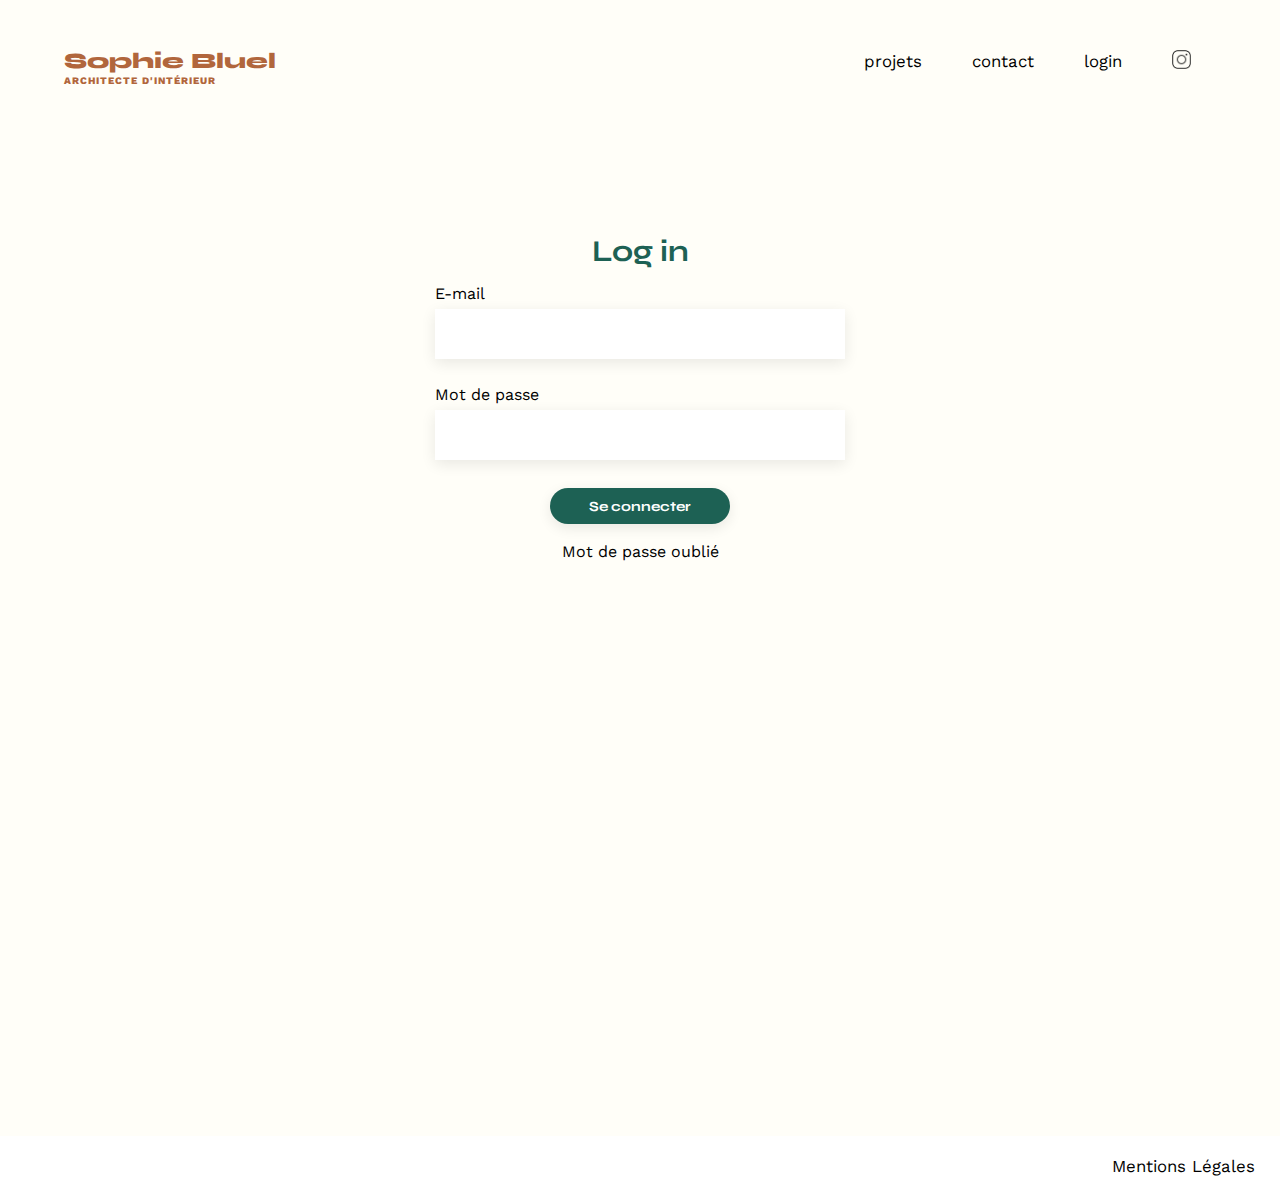
<file: FrontEnd/login.html>
<!DOCTYPE html>
<html lang="fr">
  <head>
    <meta charset="UTF-8" />
    <title>Sophie Bluel - Architecte d'intérieur</title>
    <meta name="viewport" content="width=device-width, initial-scale=1.0" />
    <link rel="preconnect" href="https://fonts.googleapis.com" />
    <link rel="preconnect" href="https://fonts.gstatic.com" crossorigin />
    <link
      href="https://fonts.googleapis.com/css2?family=Syne:wght@700;800&family=Work+Sans&display=swap"
      rel="stylesheet"
    />
    <meta name="description" content="" />
    <link rel="stylesheet" href="./assets/style.css" />

</head>
<body>
    <header>
        <a href="./index.html"
        ><h1>Sophie Bluel <span>ARCHITECTE D'INTÉRIEUR</span></h1></a
      >
        <nav>
            <ul>
                <li><a href="./index.html #portfolio">projets</a></li>
                <li><a href="./index.html #contact">contact</a></li>
                <li><a href="">login</a></li>
                <li><img src="./assets/icons/instagram.png" alt="Instagram" /></li>
            </ul>
        </nav>
    </header>
    <main id="main-login">
        <section id="login">
            <h2>Log in</h2>
            <form action="#" method="post">
                <label for="email">E-mail</label>
                <input type="email" name="email" id="email" required />
                <label for="password">Mot de passe</label>
                <input type="password" name="password" id="password" required ></input>

                <div class="error-message">
                    <p>Vérifiez les informations de connexion</p>
                    <br />
                </div>
                <input class="btn-vert" type="submit" value="Se connecter" />
                <a href="">Mot de passe oublié</a>


                
            </form>
        </section>
    </main>
    
    <footer>
        <nav>
            <ul>
                <li>Mentions Légales</li>
            </ul>
        </nav>
    </footer>
    <script src="login.js"></script>
</body>
</html>
</file>
<file: FrontEnd/assets/style.css>
/* http://meyerweb.com/eric/tools/css/reset/
   v2.0 | 20110126
   License: none (public domain)
*/

html, body, div, span, applet, object, iframe,
h1, h2, h3, h4, h5, h6, p, blockquote, pre,
a, abbr, acronym, address, big, cite, code,
del, dfn, em, img, ins, kbd, q, s, samp,
small, strike, strong, sub, sup, tt, var,
b, u, i, center,
dl, dt, dd, ol, ul, li,
fieldset, form, label, legend,
table, caption, tbody, tfoot, thead, tr, th, td,
article, aside, canvas, details, embed,
figure, figcaption, footer, header, hgroup,
menu, nav, output, ruby, section, summary,
time, mark, audio, video {
	margin: 0;
	padding: 0;
	border: 0;
	font-size: 100%;
	font: inherit;
	vertical-align: baseline;
}
/* HTML5 display-role reset for older browsers */
article, aside, details, figcaption, figure,
footer, header, hgroup, menu, nav, section {
	display: block;
}
body {
	line-height: 1;
	background-color: #FFFEF8;
}

ol, ul {
	list-style: none;
}
blockquote, q {
	quotes: none;
}
blockquote:before, blockquote:after,
q:before, q:after {
	content: '';
	content: none;
}
table {
	border-collapse: collapse;
	border-spacing: 0;
}

* {
	box-sizing: border-box;
}
/** end reset css**/
body {
	max-width: 1440px;
	margin: auto;
	font-family: 'Work Sans' ;
	font-size: 14px;
}

header {
	display: flex;
	justify-content: space-between;
	margin: 50px auto;
	width: 90%;
}

main {
	width: 80%;
	margin: auto;
}

section {
	margin: 50px 0;
}

h1{
	display: flex;
	flex-direction: column;
	font-family: 'Syne';
	font-size: 22px;
	font-weight: 800;
	color: #B1663C
}

h1 > span {
	font-family: 'Work Sans';
	font-size:10px;
	letter-spacing: 0.1em;
	margin-top: 4px;
}

h2{
	font-family: 'Syne';
	font-weight: 700;
	font-size: 30px;
	color: #1D6154
}

nav ul {
	display: flex;
	align-items: center;
	list-style-type: none;	
}

nav li {
	padding: 0 25px;
	font-size: 1.2em;
}

a {
	text-decoration: none;
	color: black;
}

nav li a:active {
	color: black;
	font-weight: bold;
}

nav img {
	width: 19px;
}

#bandeau {
	display: flex;
	flex-direction: row;
	background-color: black;
	height: 59px;
	width: 100%;
	color: white;
	justify-content: center;
	align-items: center;
	margin: 0;
}

.button-blanc {	
	font-family: 'Work Sans';
	font-style: normal;
	font-weight: 500;
	font-size: 14px;
	line-height: 16px;
	text-align: center;
	color: black;
	background-color: white;
	padding: 9px 20px;
	border-radius: 20px;
	margin: 10px;
	border: none;
	cursor: pointer;
}

#introduction {
	display: flex;
	align-items: center;
	margin: 120px auto;
	justify-content: center;
}

#introduction figure {
	display: flex;
	flex-direction: column;
	width: 40%;
	margin-right: 70px;
}

#introduction h2 {
	margin-bottom: 1em;
}

#introduction p {
	margin-bottom: 0.5em;
	font-size: 14px;
	width: 404px;
	line-height: 16.42px;
}


#portfolio > div:first-child {
	display: flex;
	flex-direction: row;
	align-items: center;
    justify-content: center;
    gap: 0 20px;
    margin: 10px 0;
}

#portfolio h2 {
	text-align: center;
	order: 2;
}
#portfolio .modifier {
	order: 3;
}

.gallery {
	width: 100%;
	display: grid;
	grid-template-columns: 1fr 1fr 1fr;
	grid-column-gap: 20px;
	grid-row-gap: 20px;
}

.gallery img {
	width: 100%;

}

#filtres {
	display: flex;
	flex-direction: row;
	justify-content: center;
	margin: 3em auto;
	flex-wrap: wrap;
}

#filtres button {
	font-family: 'Syne';
	font-style: normal;
	font-weight: 700;
	font-size: 16px;
	line-height: 19px;
	text-align: center;
	color: #1D6154;
	border: solid 2px #1D6154;
	padding: 9px 20px;
	border-radius: 20px;
	margin: 10px;
}

#filtres button:active {
	background-color: #1D6154;
	color: #FFFFFF;
}

#filtres button:hover {
	cursor: pointer;
}

figcaption {
	margin-top: 5px;
}

#contact, #login {
	width: 40%;
	margin: auto;
	font-size: 16px;
}
#contact > * {
	text-align: center;
}

#contact h2, #login h2, #login a{
	margin: 20px;
	text-align: center;
}
#contact form {
	text-align: left;
	margin: 35px 0 45px 0;
	display: flex;
	flex-direction: column;
}


input, textarea, select {
	border: none;
	margin: 0.5em 0 2em 0;
	box-shadow: 0px 4px 14px rgba(0, 0, 0, 0.09);	
	font-size: 1.2em;
}

#name, #email, #password, #title, #category  {
	height: 50px;
	font-family: 'work sans';
	color: #444444;
	font-size: 14px;
	padding: 15px;
}

.btn-vert {
	color: white;		
	background-color: #1D6154;
	font-family: 'Syne';
	font-weight: 700;
	font-size: 14px;
	height: 36px;
	min-width: 180px;
	border-radius: 60px ;
    border: none;
	margin : auto ;
}

.btn-vert:hover {
	background-color: #0E2F28;

}

#valid-form[disabled]{
	background-color: #A7A7A7;
}

.modal-wrapper .btn-vert {
	width: 237px;
	margin: 38px 0 23px 0;
}

footer {
	display: flex;
	background-color: white;
	width: 100%;
	margin: 0;
	height: 60px;
    justify-content: right;
}

footer nav ul {
	display: flex;
	justify-content: flex-end;
	height: 60px;	
}

#main-login {
	height:900px;
}

#login {
	margin-top: 150px;
}
#login form {
	display: flex;
	flex-direction: column;
	justify-items: center;
}

a:visited{
	color: black;
}

.modifier {
	display: flex;
	margin: 15px 0;
}

.fa-pen-to-square {
	margin-right: 7px;
}

.modal {
	position: fixed;
	display: flex;
	align-items: center;
	justify-content: center;
	top: 0;
	left: 0;
	width: 100%;
	height: 100%;
	background: rgba(0,0,0,0.8);
}

.modal-wrapper {
	overflow: auto;
	background-color: white;
    padding: 40px 90px;
	max-width: calc(100vh - 20px);
	max-height: calc(100vh - 20px);
	border-radius: 10px;
	display: flex;
	flex-direction: column;
	align-items: center;
}

.modal-wrapper h3 {
	font-family: 'Work Sans';
	font-size: 26px;
	font-weight: 400;
	line-height: 30px;
	letter-spacing: 0em;
	text-align: center;
}

.modal-wrapper a {
	font-family: Syne;
	font-size: 14px;
	font-weight: 400;
	color: #D65353;
	text-decoration: none;
} 

#galerie-modal {
	display: grid;
	grid-template-columns: 78px 78px 78px 78px 78px;
	gap: 10px;
    padding: 30px 0 55px 0;
	border-bottom: solid 1px #B3B3B3;
}

#galerie-modal figure {
	height: 125px;
}

#galerie-modal img {
	width: 78px;
}

#galerie-modal i {
	color: white;
	background-color: black;
	font-size: 9px;
	width: 17px;
	height: 17px;
	border-radius: 2px;
	text-align: center;
	padding: 4px;
	cursor: pointer;
}

.modal-wrapper .fa-xmark {
	color: black;
	font-size: 16px;
	position: relative;
	left: 270px;
	bottom: 10px;
	cursor: pointer;
}

.modal-wrapper .fa-trash-can {
	position: relative;
    left: 56px;
    top: 23px;
}

.modal-wrapper .fa-arrows-up-down-left-right {
	position: relative;
	left: 35px;
	bottom: 119px;
}

.form-hidden .fa-arrow-left-long {
	position: relative;
	right: 50px;
	bottom: 25px;
	cursor: pointer;
}

.gallery-hidden {
	display: flex;
	flex-direction: column;
	justify-content: center;
	align-items: center;
}


#preview-image {
	background-color: #E8F1F6;
	width: 420px;
	height: 169px;	
	margin: 36px 0 30px 0;
	display: flex;
	flex-direction: column;
	align-items: center;
	justify-content: center;
}

.preview-input {
	display: flex;
	height: 100%;
	flex-direction: column;
	align-items: center;
	justify-content: space-around;
	padding: 20px;

}

#preview-image i {
	color: #B9C5CC;
	font-size: 50px;
}

#preview-image button {
	background-color: #CBD6DC;
	height: 36px;
	width: 173px;
	border-radius: 50px;
	color: #306685;
	font-family: 'Work Sans';
	font-size: 14px;
	font-weight: 500;
	line-height: 16px;
	text-align: center;
	border: none;
}

#preview-image p {
	font-size: 10px;
	color: #444444;
}

#title, #category {
	width: 420px;
}

.nouvelle-image {
	height: 169px;
}

#form-modal {
	padding-bottom: 15px;
    border-bottom: solid 1px #B3B3B3;
	width: 420px;
}

#form-modal label {
	color: #3D3D3D;
}

.form-hidden form {
	display: flex;
	flex-direction: column;
	align-items: center;
}

.error-message p {
	color: red;
}

/*Media Queries Tablette*/

@media screen and (min-width: 768px) and (max-width: 991px){
	body {
		max-width: 991px;
		width: 100%;
		margin: 0;
		padding: 0;
		font-size: 80%;
	}

	main {
		width: 80%;
		margin: auto;
	}

	#contact, #login {
		width: 50%;
	}

	#filtres {
		justify-content: space-between;
		margin-top: 0;
		width: 60%;
	}

	h2 {
		font-size: 22px;
		margin-bottom: 0.5em;
	}
	
	#introduction {
		margin: 60px auto;
	}

	#introduction figure {
		width: 50%;
		margin-right: 40px;
	}

	#introduction p {
		width: 100%;
		font-size: 80%;
	}

}

/*Media Queries Mobile*/   
@media screen and (max-width: 767px){
	body {
		max-width: 767px;
		width: 100%;
		margin: 0;
		padding: 0;
		font-size: 80%;
	}

	header {
		flex-direction: column;
		margin: auto;
	}		
	
	h1 {
		align-items: center;
		margin: 20px 0;
	}
	
	nav ul {
		justify-content: center;
		width: 100%;
	}
	
	nav li{
		justify-content: space-between;
		margin: auto;
		padding: 0;
	}

	main {
		width: 90%;
		margin: auto;
	}
	
	section {
		margin: 20px auto;
		width: 90%;
	}

	#introduction {
		flex-direction: column;
		margin: 20px auto;
	}
	
	#introduction figure {
		margin: 10px auto;
		width: 100%;
	}
	
	#introduction h2, #introduction p {
		margin-bottom: 0.5em;
		width: 100%;
		font-size: 24px;
	}
	
	#introduction p {
		margin-bottom: 0.5em;
		width: 100%;
		font-size: 12px;
	}
  

	/* Title + Filtres + Gallerie */
	#portfolio > div:first-child { 
		flex-direction: column;
		align-items: center;
	}

	#filtres button {
		font-size: 14px;
	}

	.gallery {
		grid-template-columns: 1fr;
	}

	#contact, #login {
		width: 80%;
	}



}
</file>
